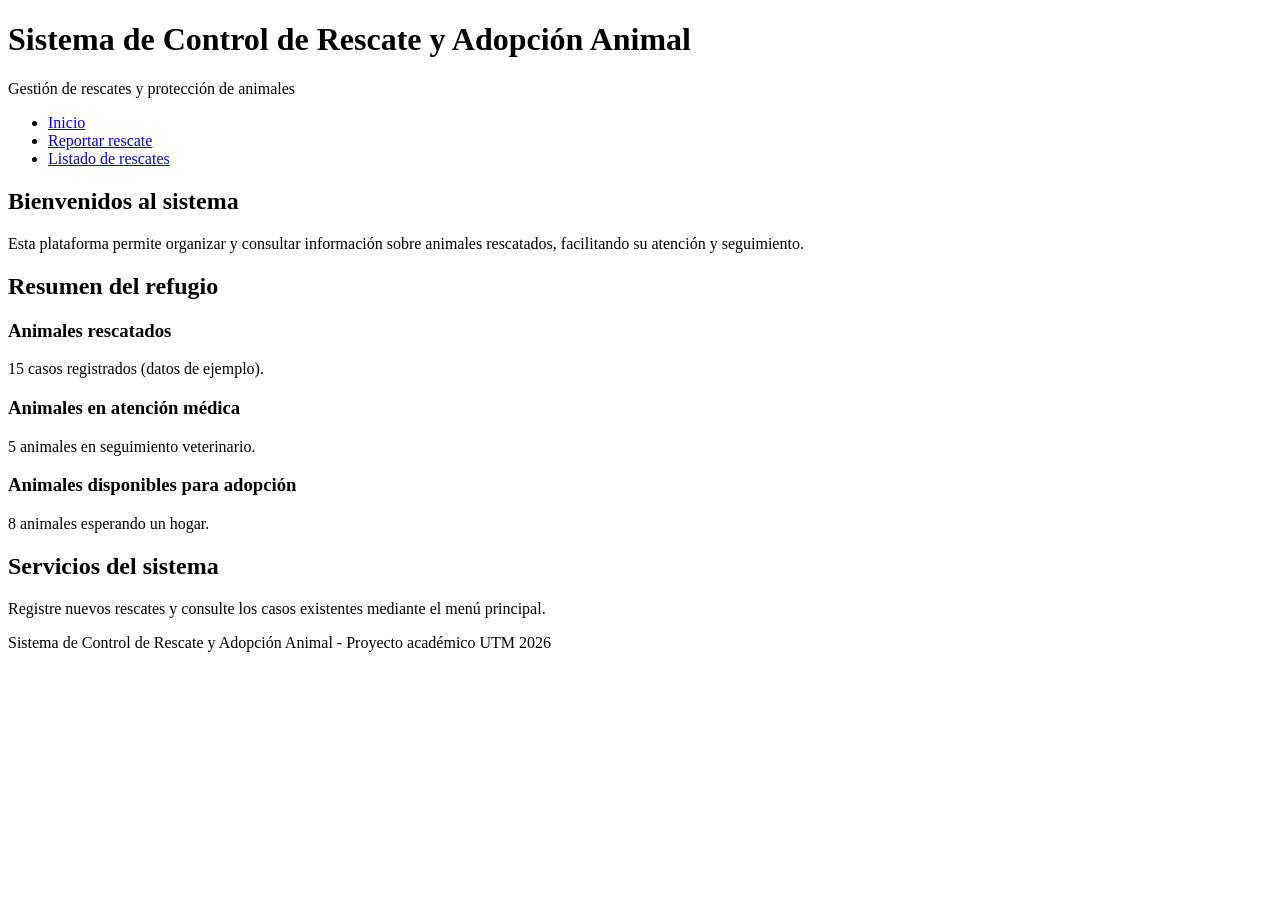
<file: index.html>
<!DOCTYPE html>
<html lang="es">
<head>
    <meta charset="UTF-8">
    <meta name="viewport" content="width=device-width, initial-scale=1.0">
    <title>Inicio | Sistema de Rescate Animal</title>
</head>
<body>

    <header>
        <h1>Sistema de Control de Rescate y Adopción Animal</h1>
        <p>Gestión de rescates y protección de animales</p>

        <nav aria-label="Navegación principal">
            <ul>
                <li><a href="index.html">Inicio</a></li>
                <li><a href="reportar.html">Reportar rescate</a></li>
                <li><a href="rescates.html">Listado de rescates</a></li>
            </ul>
        </nav>
    </header>

    <main>
        <section aria-labelledby="bienvenida">
            <h2 id="bienvenida">Bienvenidos al sistema</h2>
            <p>
                Esta plataforma permite organizar y consultar
                información sobre animales rescatados,
                facilitando su atención y seguimiento.
            </p>
        </section>

        <section aria-labelledby="resumen">
            <h2 id="resumen">Resumen del refugio</h2>

            <article>
                <h3>Animales rescatados</h3>
                <p>15 casos registrados (datos de ejemplo).</p>
            </article>

            <article>
                <h3>Animales en atención médica</h3>
                <p>5 animales en seguimiento veterinario.</p>
            </article>

            <article>
                <h3>Animales disponibles para adopción</h3>
                <p>8 animales esperando un hogar.</p>
            </article>
        </section>

        <section aria-labelledby="servicios">
            <h2 id="servicios">Servicios del sistema</h2>
            <p>
                Registre nuevos rescates y consulte
                los casos existentes mediante el menú principal.
            </p>
        </section>
    </main>

    <footer>
        <p>
            Sistema de Control de Rescate y Adopción Animal
            - Proyecto académico UTM 2026
        </p>
    </footer>

</body>
</html>
</file>
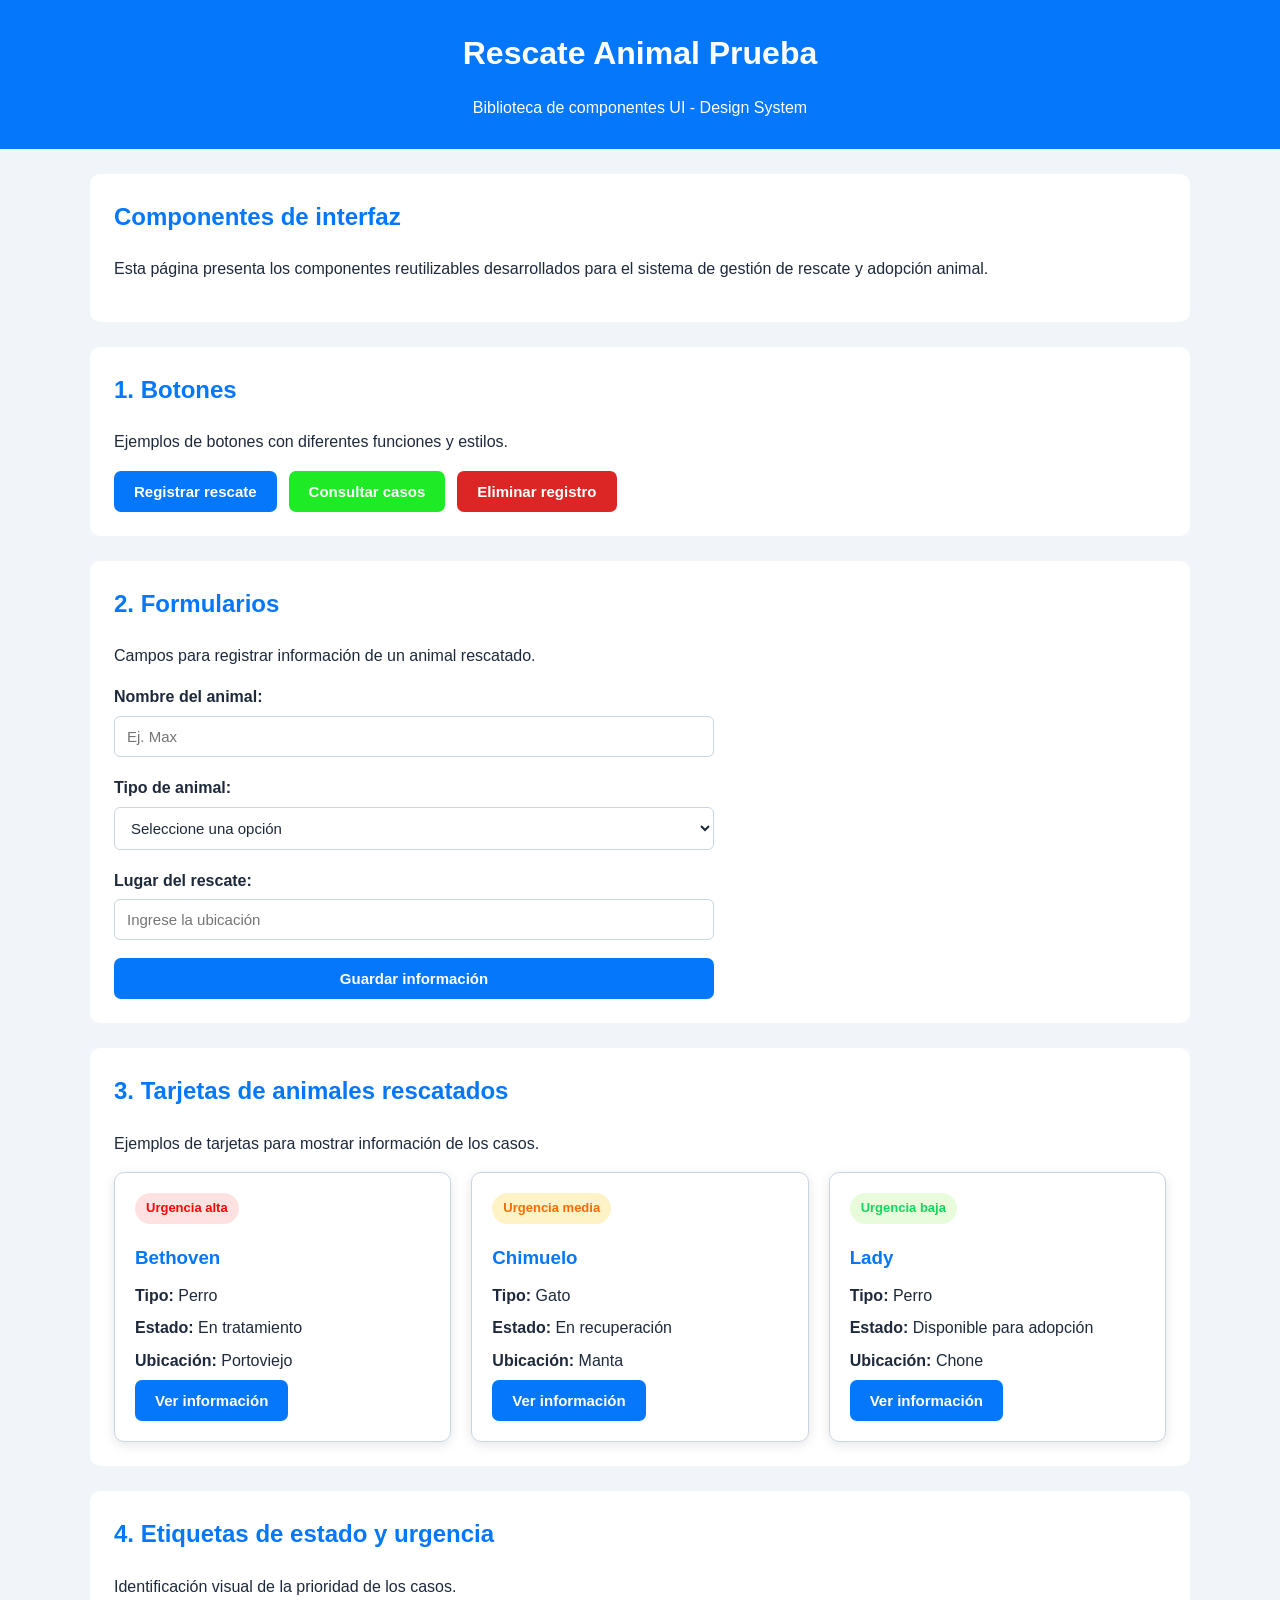
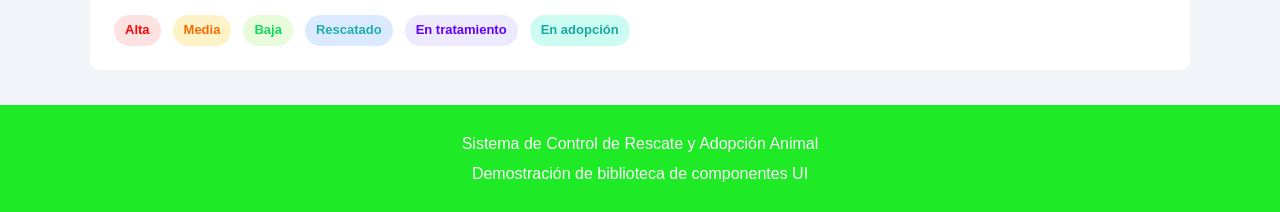
<file: ui_kit_Actividad5/index.html>
<!DOCTYPE html>
<html lang="es">
<head>
    <meta charset="UTF-8">
    <meta name="viewport" content="width=device-width, initial-scale=1.0">
    <meta name="description" content="Biblioteca de componentes UI para el sistema de rescate y adopción animal">
    <title>Rescate Animal - Prueba UI Kit</title>

    <link rel="stylesheet" href="style.css">
</head>

<body>

    <!-- Encabezado principal -->
    <header class="encabezado">
        <div class="contenedor">
            <h1>Rescate Animal Prueba</h1>
            <p>Biblioteca de componentes UI - Design System</p>
        </div>
    </header>

    <main class="contenedor">

        <!-- Presentación -->
        <section class="seccion">
            <h2>Componentes de interfaz</h2>
            <p>
                Esta página presenta los componentes reutilizables
                desarrollados para el sistema de gestión de rescate
                y adopción animal.
            </p>
        </section>

        <!-- Botones -->
        <section class="seccion">
            <h2>1. Botones</h2>
            <p>Ejemplos de botones con diferentes funciones y estilos.</p>

            <div class="grupo-componentes">
                <button type="button" class="btn btn-primary">
                    Registrar rescate
                </button>

                <button type="button" class="btn btn-secondary">
                    Consultar casos
                </button>

                <button type="button" class="btn btn-danger">
                    Eliminar registro
                </button>
            </div>
        </section>

        <!-- Formularios -->
        <section class="seccion">
            <h2>2. Formularios</h2>
            <p>Campos para registrar información de un animal rescatado.</p>

            <form class="formulario">

                <div class="campo">
                    <label for="nombre">Nombre del animal:</label>
                    <input
                        type="text"
                        id="nombre"
                        name="nombre"
                        placeholder="Ej. Max"
                    >
                </div>

                <div class="campo">
                    <label for="tipo">Tipo de animal:</label>
                    <select id="tipo" name="tipo">
                        <option value="">Seleccione una opción</option>
                        <option value="perro">Perro</option>
                        <option value="gato">Gato</option>
                        <option value="otro">Otro</option>
                    </select>
                </div>

                <div class="campo">
                    <label for="ubicacion">Lugar del rescate:</label>
                    <input
                        type="text"
                        id="ubicacion"
                        name="ubicacion"
                        placeholder="Ingrese la ubicación"
                    >
                </div>

                <button type="button" class="btn btn-primary">
                    Guardar información
                </button>

            </form>
        </section>

        <!-- Tarjetas -->
        <section class="seccion">
            <h2>3. Tarjetas de animales rescatados</h2>
            <p>Ejemplos de tarjetas para mostrar información de los casos.</p>

            <div class="rejilla-tarjetas">

                <article class="tarjeta">
                    <div class="tarjeta-contenido">
                        <span class="badge badge-alta">Urgencia alta</span>

                        <h3>Bethoven</h3>

                        <p><strong>Tipo:</strong> Perro</p>
                        <p><strong>Estado:</strong> En tratamiento</p>
                        <p><strong>Ubicación:</strong> Portoviejo</p>

                        <button type="button" class="btn btn-primary">
                            Ver información
                        </button>
                    </div>
                </article>

                <article class="tarjeta">
                    <div class="tarjeta-contenido">
                        <span class="badge badge-media">Urgencia media</span>

                        <h3>Chimuelo</h3>

                        <p><strong>Tipo:</strong> Gato</p>
                        <p><strong>Estado:</strong> En recuperación</p>
                        <p><strong>Ubicación:</strong> Manta</p>

                        <button type="button" class="btn btn-primary">
                            Ver información
                        </button>
                    </div>
                </article>

                <article class="tarjeta">
                    <div class="tarjeta-contenido">
                        <span class="badge badge-baja">Urgencia baja</span>

                        <h3>Lady</h3>

                        <p><strong>Tipo:</strong> Perro</p>
                        <p><strong>Estado:</strong> Disponible para adopción</p>
                        <p><strong>Ubicación:</strong> Chone</p>

                        <button type="button" class="btn btn-primary">
                            Ver información
                        </button>
                    </div>
                </article>

            </div>
        </section>

        <!-- Etiquetas -->
        <section class="seccion">
            <h2>4. Etiquetas de estado y urgencia</h2>
            <p>Identificación visual de la prioridad de los casos.</p>

            <div class="grupo-componentes">
                <span class="badge badge-alta">Alta</span>
                <span class="badge badge-media">Media</span>
                <span class="badge badge-baja">Baja</span>
                <span class="badge badge-estado">Rescatado</span>
                <span class="badge badge-tratamiento">En tratamiento</span>
                <span class="badge badge-adopcion">En adopción</span>
            </div>
        </section>

    </main>

    <!-- Pie de página -->
    <footer class="pie-pagina">
        <p>Sistema de Control de Rescate y Adopción Animal</p>
        <p>Demostración de biblioteca de componentes UI</p>
    </footer>

</body>
</html>
</file>
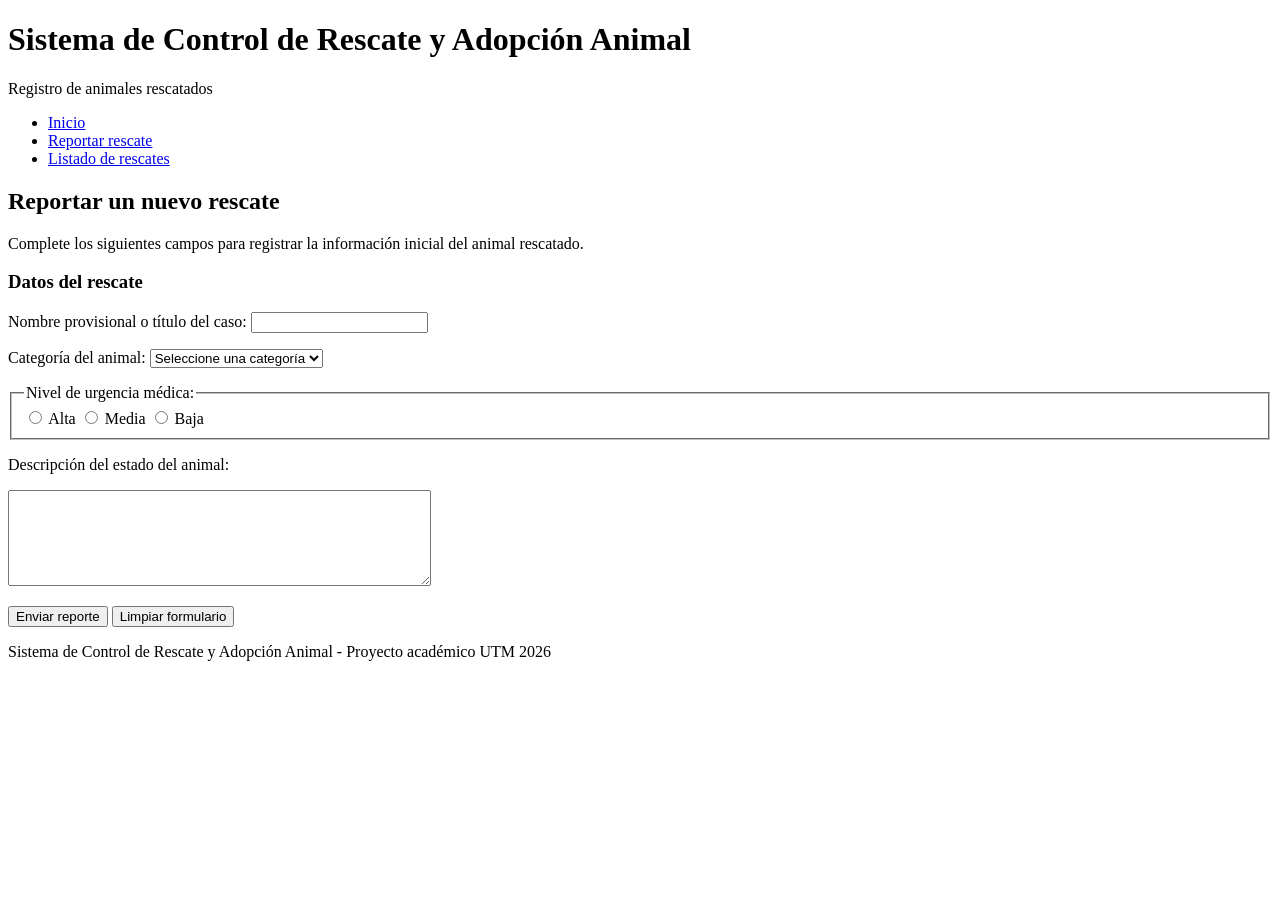
<file: reportar.html>
<!DOCTYPE html>
<html lang="es">
<head>
    <meta charset="UTF-8">
    <meta name="viewport" content="width=device-width, initial-scale=1.0">
    <title>Reportar rescate | Sistema de Rescate Animal</title>
</head>
<body>

    <header>
        <h1>Sistema de Control de Rescate y Adopción Animal</h1>
        <p>Registro de animales rescatados</p>

        <nav aria-label="Navegación principal">
            <ul>
                <li><a href="index.html">Inicio</a></li>
                <li><a href="reportar.html">Reportar rescate</a></li>
                <li><a href="rescates.html">Listado de rescates</a></li>
            </ul>
        </nav>
    </header>

    <main>
        <section aria-labelledby="titulo-reporte">
            <h2 id="titulo-reporte">Reportar un nuevo rescate</h2>
            <p>
                Complete los siguientes campos para registrar
                la información inicial del animal rescatado.
            </p>

            <article>
                <h3>Datos del rescate</h3>

                <form action="reportar.html" method="get">

                    <p>
                        <label for="nombre">
                            Nombre provisional o título del caso:
                        </label>
                        <input type="text" id="nombre"
                               name="nombre" required>
                    </p>

                    <p>
                        <label for="categoria">
                            Categoría del animal:
                        </label>
                        <select id="categoria" name="categoria" required>
                            <option value="">Seleccione una categoría</option>
                            <option value="perro">Perros</option>
                            <option value="gato">Gatos</option>
                            <option value="fauna">Fauna Silvestre</option>
                        </select>
                    </p>

                    <fieldset>
                        <legend>Nivel de urgencia médica:</legend>

                        <input type="radio" id="alta"
                               name="urgencia" value="alta" required>
                        <label for="alta">Alta</label>

                        <input type="radio" id="media"
                               name="urgencia" value="media">
                        <label for="media">Media</label>

                        <input type="radio" id="baja"
                               name="urgencia" value="baja">
                        <label for="baja">Baja</label>
                    </fieldset>

                    <p>
                        <label for="descripcion">
                            Descripción del estado del animal:
                        </label>
                    </p>

                    <p>
                        <textarea id="descripcion"
                                  name="descripcion"
                                  rows="6" cols="50"
                                  required></textarea>
                    </p>

                    <p>
                        <button type="submit">Enviar reporte</button>
                        <button type="reset">Limpiar formulario</button>
                    </p>

                </form>
            </article>
        </section>
    </main>

    <footer>
        <p>
            Sistema de Control de Rescate y Adopción Animal
            - Proyecto académico UTM 2026
        </p>
    </footer>

</body>
</html>
</file>
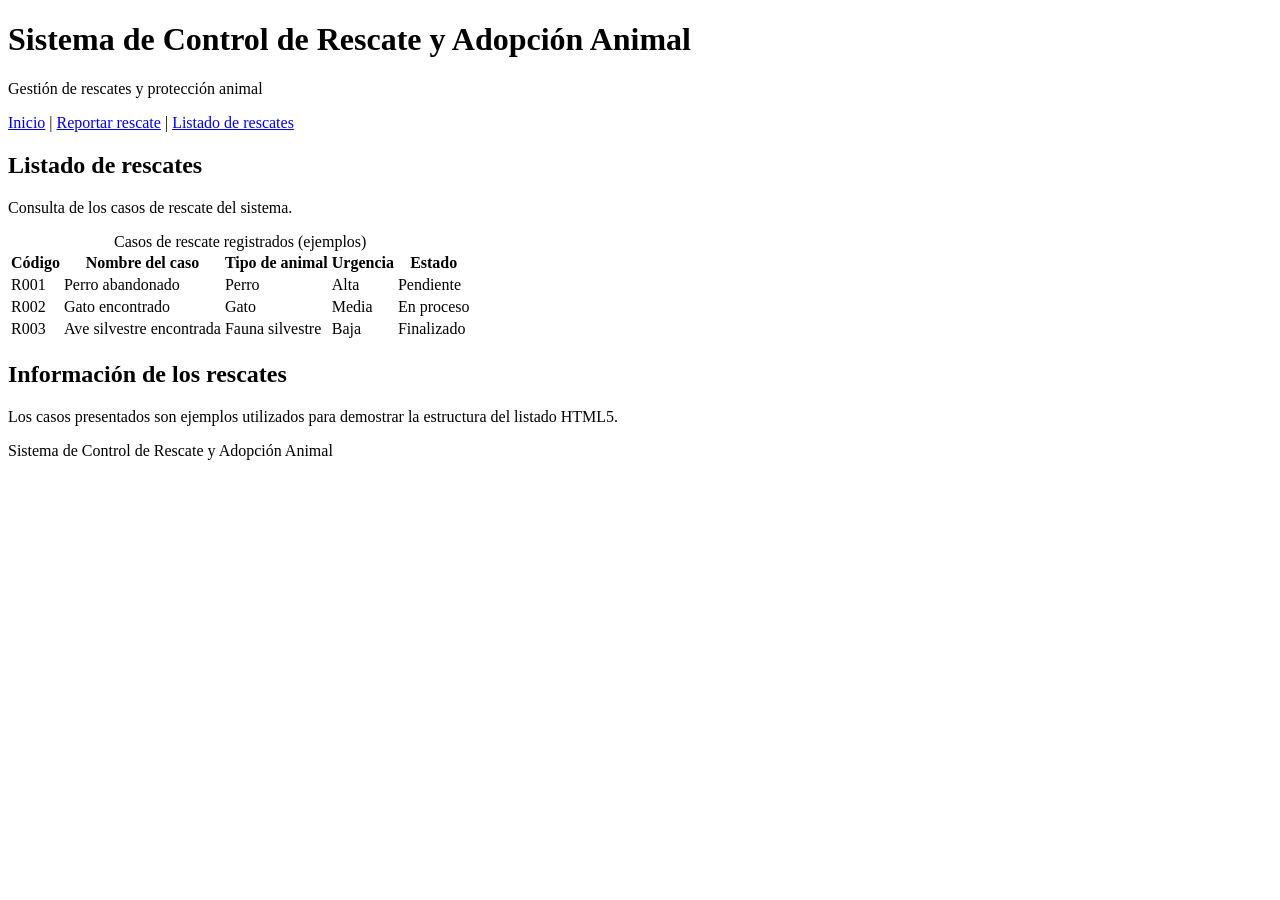
<file: rescates.html>
<!DOCTYPE html>
<html lang="es">
<head>
    <meta charset="UTF-8">
    <meta name="viewport" content="width=device-width, initial-scale=1.0">
    <title>Listado de Rescates - Sistema de Rescate Animal</title>
</head>
<body>

    <header>
        <h1>Sistema de Control de Rescate y Adopción Animal</h1>
        <p>Gestión de rescates y protección animal</p>
    </header>

    <nav aria-label="Navegación principal">
        <a href="index.html">Inicio</a> |
        <a href="reportar.html">Reportar rescate</a> |
        <a href="rescates.html">Listado de rescates</a>
    </nav>

    <main>
        <section>
            <h2>Listado de rescates</h2>
            <p>Consulta de los casos de rescate del sistema.</p>

            <table>
                <caption>Casos de rescate registrados (ejemplos)</caption>
                <thead>
                    <tr>
                        <th scope="col">Código</th>
                        <th scope="col">Nombre del caso</th>
                        <th scope="col">Tipo de animal</th>
                        <th scope="col">Urgencia</th>
                        <th scope="col">Estado</th>
                    </tr>
                </thead>
                <tbody>
                    <tr>
                        <td>R001</td>
                        <td>Perro abandonado</td>
                        <td>Perro</td>
                        <td>Alta</td>
                        <td>Pendiente</td>
                    </tr>
                    <tr>
                        <td>R002</td>
                        <td>Gato encontrado</td>
                        <td>Gato</td>
                        <td>Media</td>
                        <td>En proceso</td>
                    </tr>
                    <tr>
                        <td>R003</td>
                        <td>Ave silvestre encontrada</td>
                        <td>Fauna silvestre</td>
                        <td>Baja</td>
                        <td>Finalizado</td>
                    </tr>
                </tbody>
            </table>
        </section>

        <article>
            <h2>Información de los rescates</h2>
            <p>
                Los casos presentados son ejemplos utilizados
                para demostrar la estructura del listado HTML5.
            </p>
        </article>
    </main>

    <footer>
        <p>Sistema de Control de Rescate y Adopción Animal</p>
    </footer>

</body>
</html>
</file>
<file: ui_kit_Actividad5/style.css>
:root {
    /* Paleta corporativa */
    --color-primary: #0477fa;
    --color-secondary: #1eea25;
    --color-success: #16A34A;
    --color-error: #DC2626;
    --color-warning: #F59E0B;

    /* Colores complementarios */
    --color-background: #F1F5F9;
    --color-surface: #FFFFFF;
    --color-text: #1E293B;
    --color-muted: #64748B;
    --color-border: #CBD5E1;

    /* Tipografía */
    --font-family-base: Arial, Helvetica, sans-serif;
    --font-size-base: 16px;

    /* Espaciado y bordes */
    --radius-base: 10px;
    --shadow-card: 0 3px 12px rgba(15, 23, 42, 0.10);
}

/* Modelo de cajas universal */
* {
    box-sizing: border-box;
}

body {
    margin: 0;
    font-family: var(--font-family-base);
    font-size: var(--font-size-base);
    line-height: 1.6;
    background-color: var(--color-background);
    color: var(--color-text);
}

.contenedor {
    width: min(1100px, 92%);
    margin: 0 auto;
}

.encabezado {
    background-color: var(--color-primary);
    color: var(--color-surface);
    padding: 28px 0;
    text-align: center;
}

.encabezado h1 {
    margin: 0;
}

.encabezado p {
    margin-bottom: 0;
}

.seccion {
    background-color: var(--color-surface);
    padding: 24px;
    margin: 25px 0;
    border-radius: var(--radius-base);
}

.seccion h2 {
    margin-top: 0;
    color: var(--color-primary);
}

/* COMPONENTES: BOTONES */

.btn {
    display: inline-block;
    padding: 10px 18px;
    border: 2px solid transparent;
    border-radius: 7px;
    font-size: 15px;
    font-weight: bold;
    cursor: pointer;
    transition: background-color 0.2s, box-shadow 0.2s;
}

.btn-primary {
    background-color: var(--color-primary);
    color: var(--color-surface);
}

.btn-primary:hover {
    background-color: #1D4ED8;
}

.btn-secondary {
    background-color: var(--color-secondary);
    color: var(--color-surface);
}

.btn-secondary:hover {
    background-color: #334155;
}

.btn-danger {
    background-color: var(--color-error);
    color: var(--color-surface);
}

.btn-danger:hover {
    background-color: #b91c1cb5;
}

/* Estado de enfoque para los botones */
.btn:focus-visible {
    outline: 3px solid var(--color-warning);
    outline-offset: 3px;
}

/*  COMPONENTES: FORMULARIOS */

.formulario {
    display: grid;
    gap: 18px;
    max-width: 600px;
}

.campo {
    display: flex;
    flex-direction: column;
    gap: 6px;
}

.campo label {
    font-weight: bold;
}

.campo input,
.campo select {
    width: 100%;
    padding: 11px 12px;
    border: 1px solid var(--color-border);
    border-radius: 6px;
    font-size: 15px;
    font-family: inherit;
    background-color: var(--color-surface);
    color: var(--color-text);
}

.campo input:focus,
.campo select:focus {
    outline: none;
    border-color: var(--color-primary);
    box-shadow: 0 0 0 3px rgba(37, 99, 235, 0.18);
}

/* COMPONENTES: TARJETAS */

.rejilla-tarjetas {
    display: grid;
    grid-template-columns: repeat(3, minmax(0, 1fr));
    gap: 20px;
}

.tarjeta {
    background-color: var(--color-surface);
    border: 1px solid var(--color-border);
    border-radius: var(--radius-base);
    box-shadow: var(--shadow-card);
    overflow: hidden;
    transition: transform 0.2s, box-shadow 0.2s;
}

.tarjeta:hover {
    transform: translateY(-3px);
    box-shadow: 0 6px 16px rgba(15, 23, 42, 0.15);
}

.tarjeta-contenido {
    padding: 20px;
}

.tarjeta h3 {
    margin-bottom: 10px;
    color: var(--color-primary);
}

.tarjeta p {
    margin: 7px 0;
}

/* COMPONENTES: BADGES Y ESTADOS */

.badge {
    display: inline-block;
    padding: 5px 11px;
    border-radius: 20px;
    font-size: 13px;
    font-weight: bold;
}

.badge-alta {
    background-color: #fee2e2;
    color: #fd0505;
}

.badge-media {
    background-color: #fef3c7;
    color: #f86b00;
}

.badge-baja {
    background-color: #e8fcdc;
    color: #0ed95c;
}

.badge-estado {
    background-color: #DBEAFE;
    color: #1eadaf;
}

.badge-tratamiento {
    background-color: #EDE9FE;
    color: #6101fb;
}

.badge-adopcion {
    background-color: #CCFBF1;
    color: #17aaa0;
}

/*  GRUPOS Y PIE DE PÁGINA */

.grupo-componentes {
    display: flex;
    align-items: center;
    flex-wrap: wrap;
    gap: 12px;
}

.pie-pagina {
    padding: 22px;
    margin-top: 35px;
    background-color: var(--color-secondary);
    color: var(--color-surface);
    text-align: center;
}

.pie-pagina p {
    margin: 4px;
}

/* AJUSTE BÁSICO PARA PANTALLAS PEQUEÑAS*/

@media (max-width: 768px) {
    .rejilla-tarjetas {
        grid-template-columns: 1fr;
    }

    .seccion {
        padding: 18px;
    }

    .grupo-componentes {
        align-items: stretch;
    }

    .grupo-componentes .btn {
        width: 100%;
    }
}
</file>
